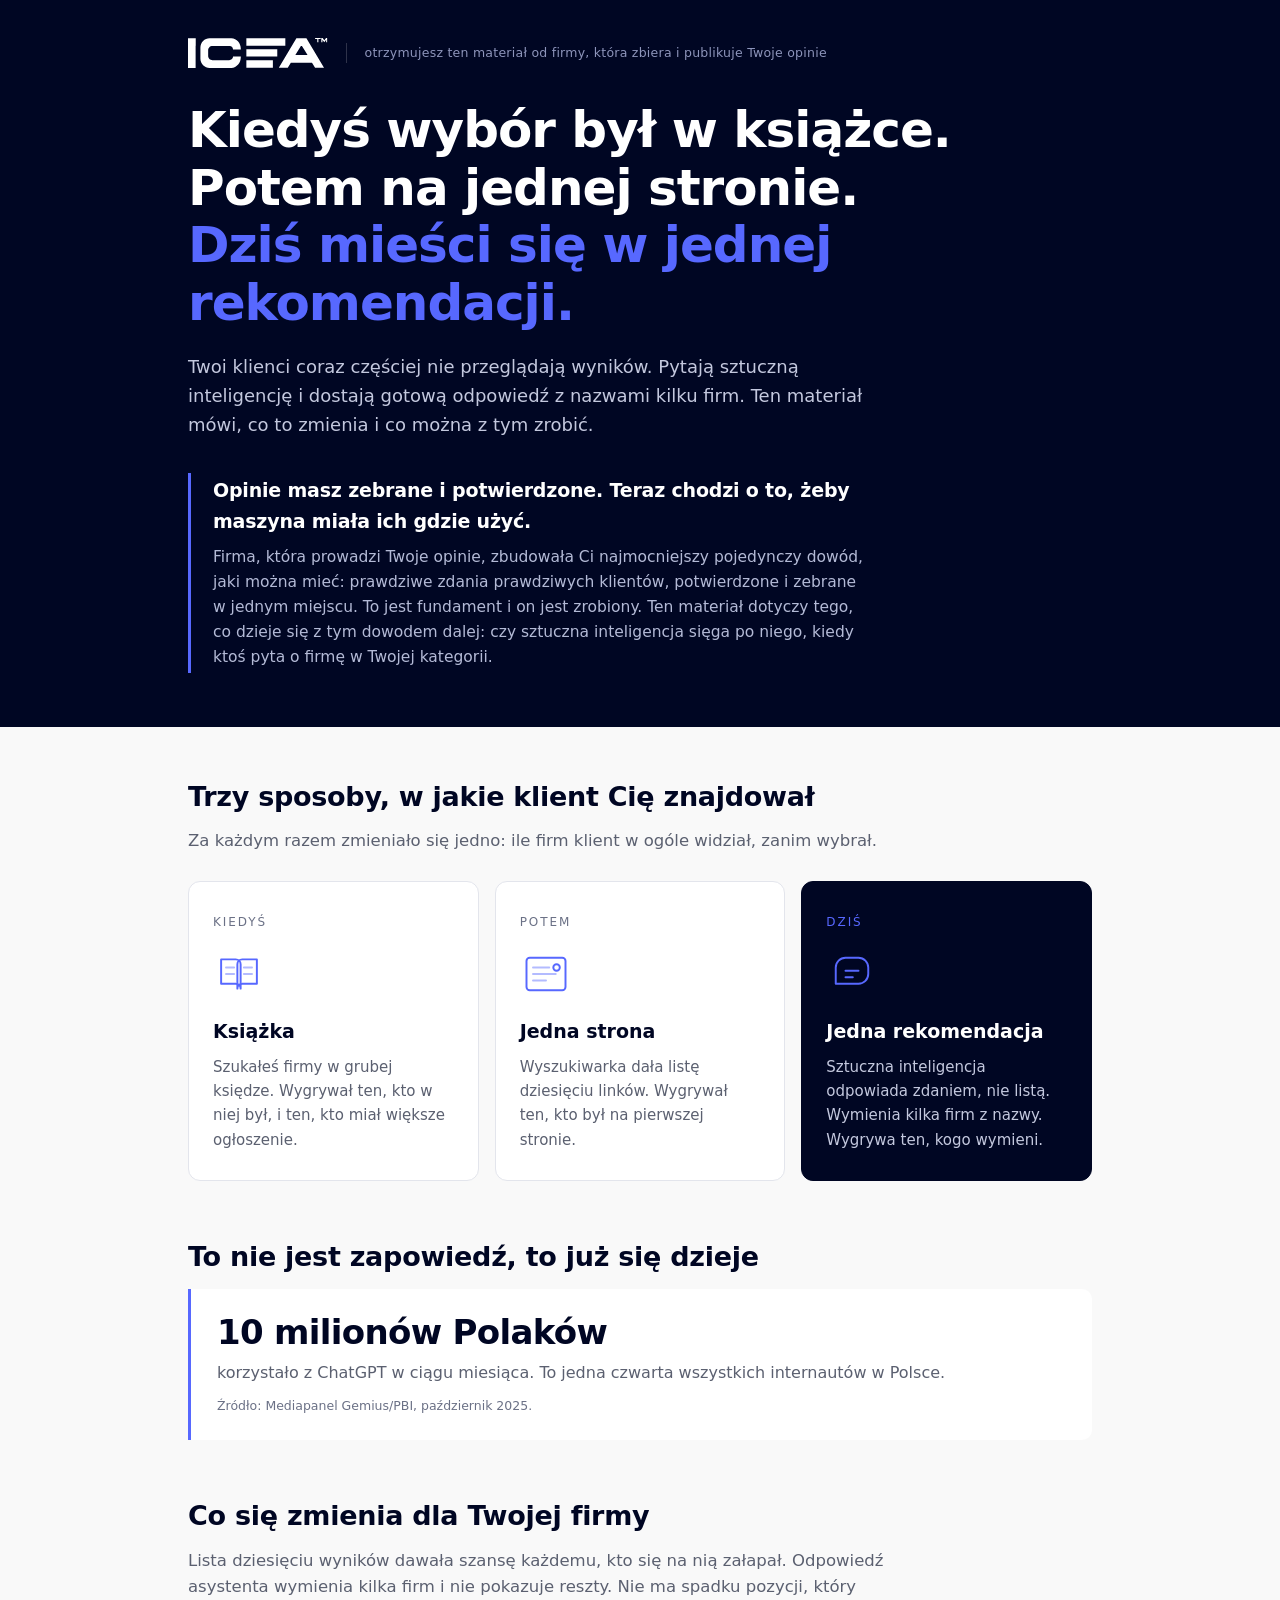
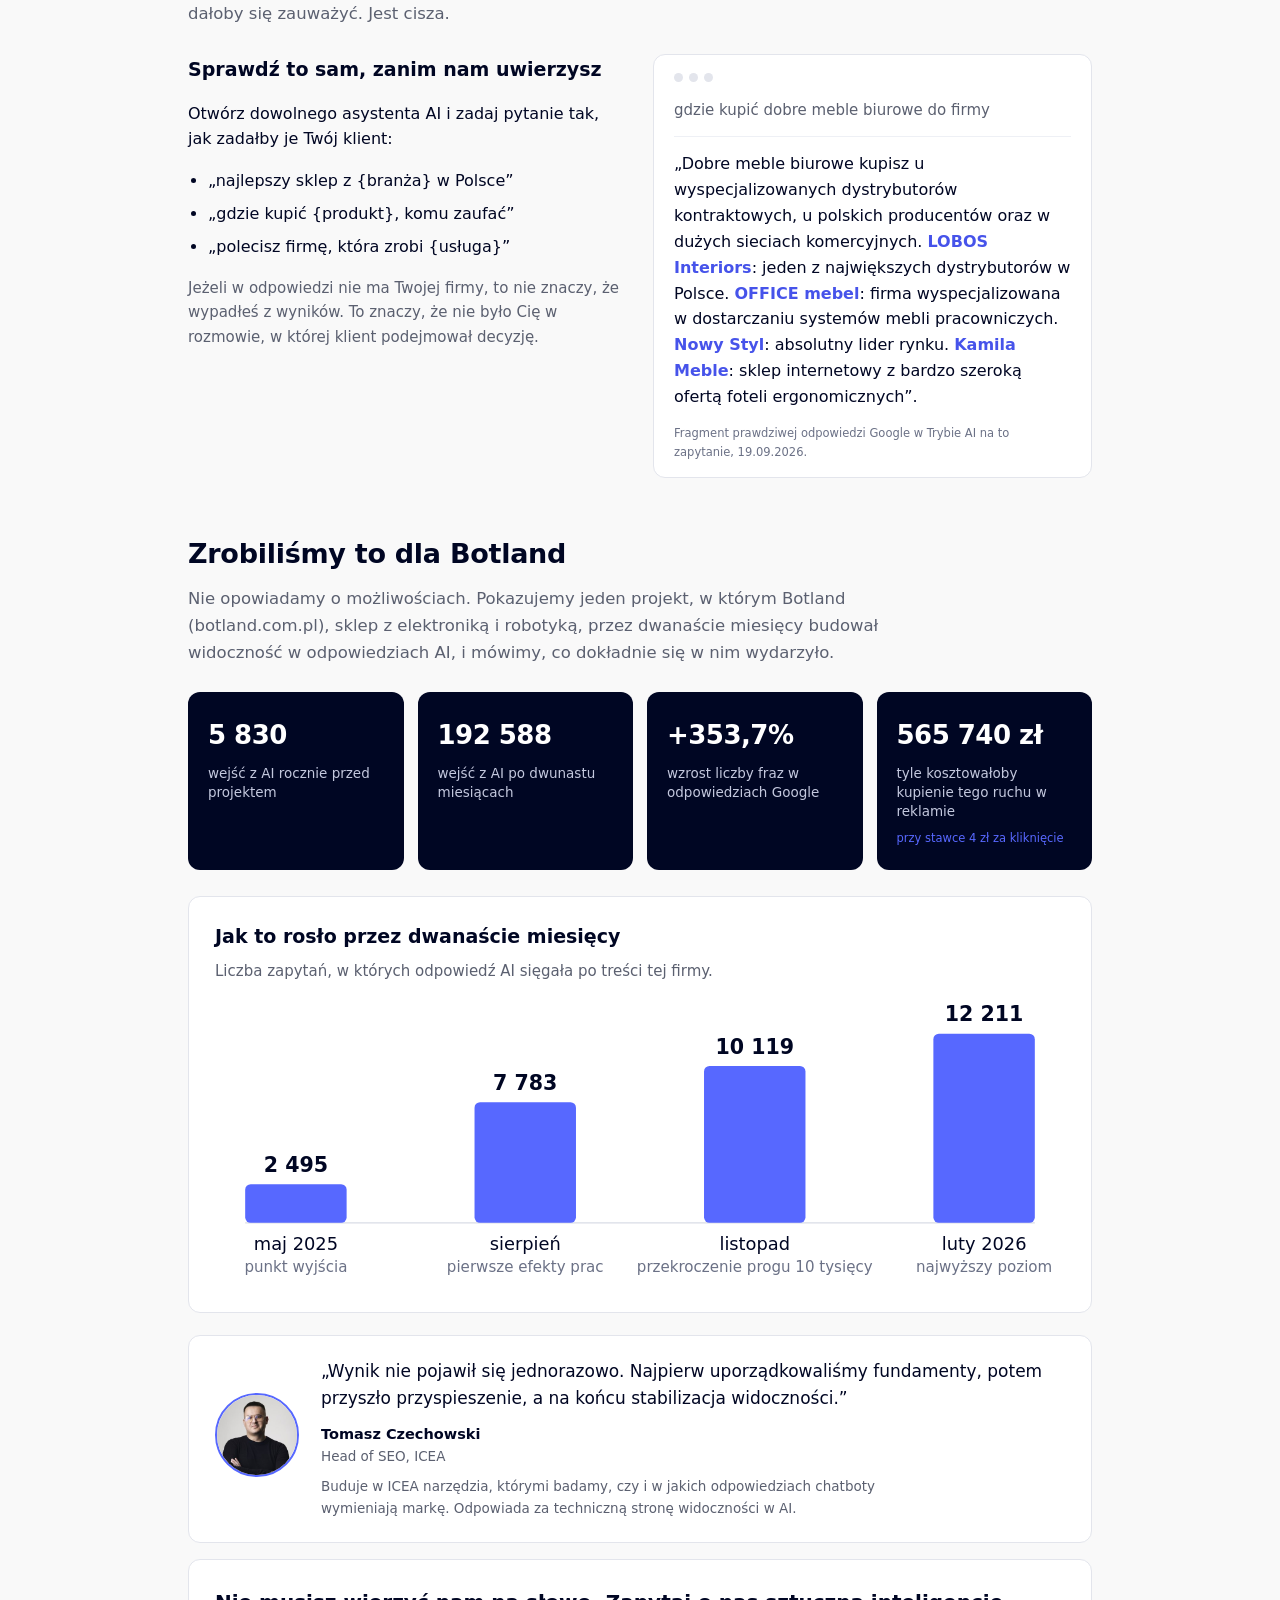
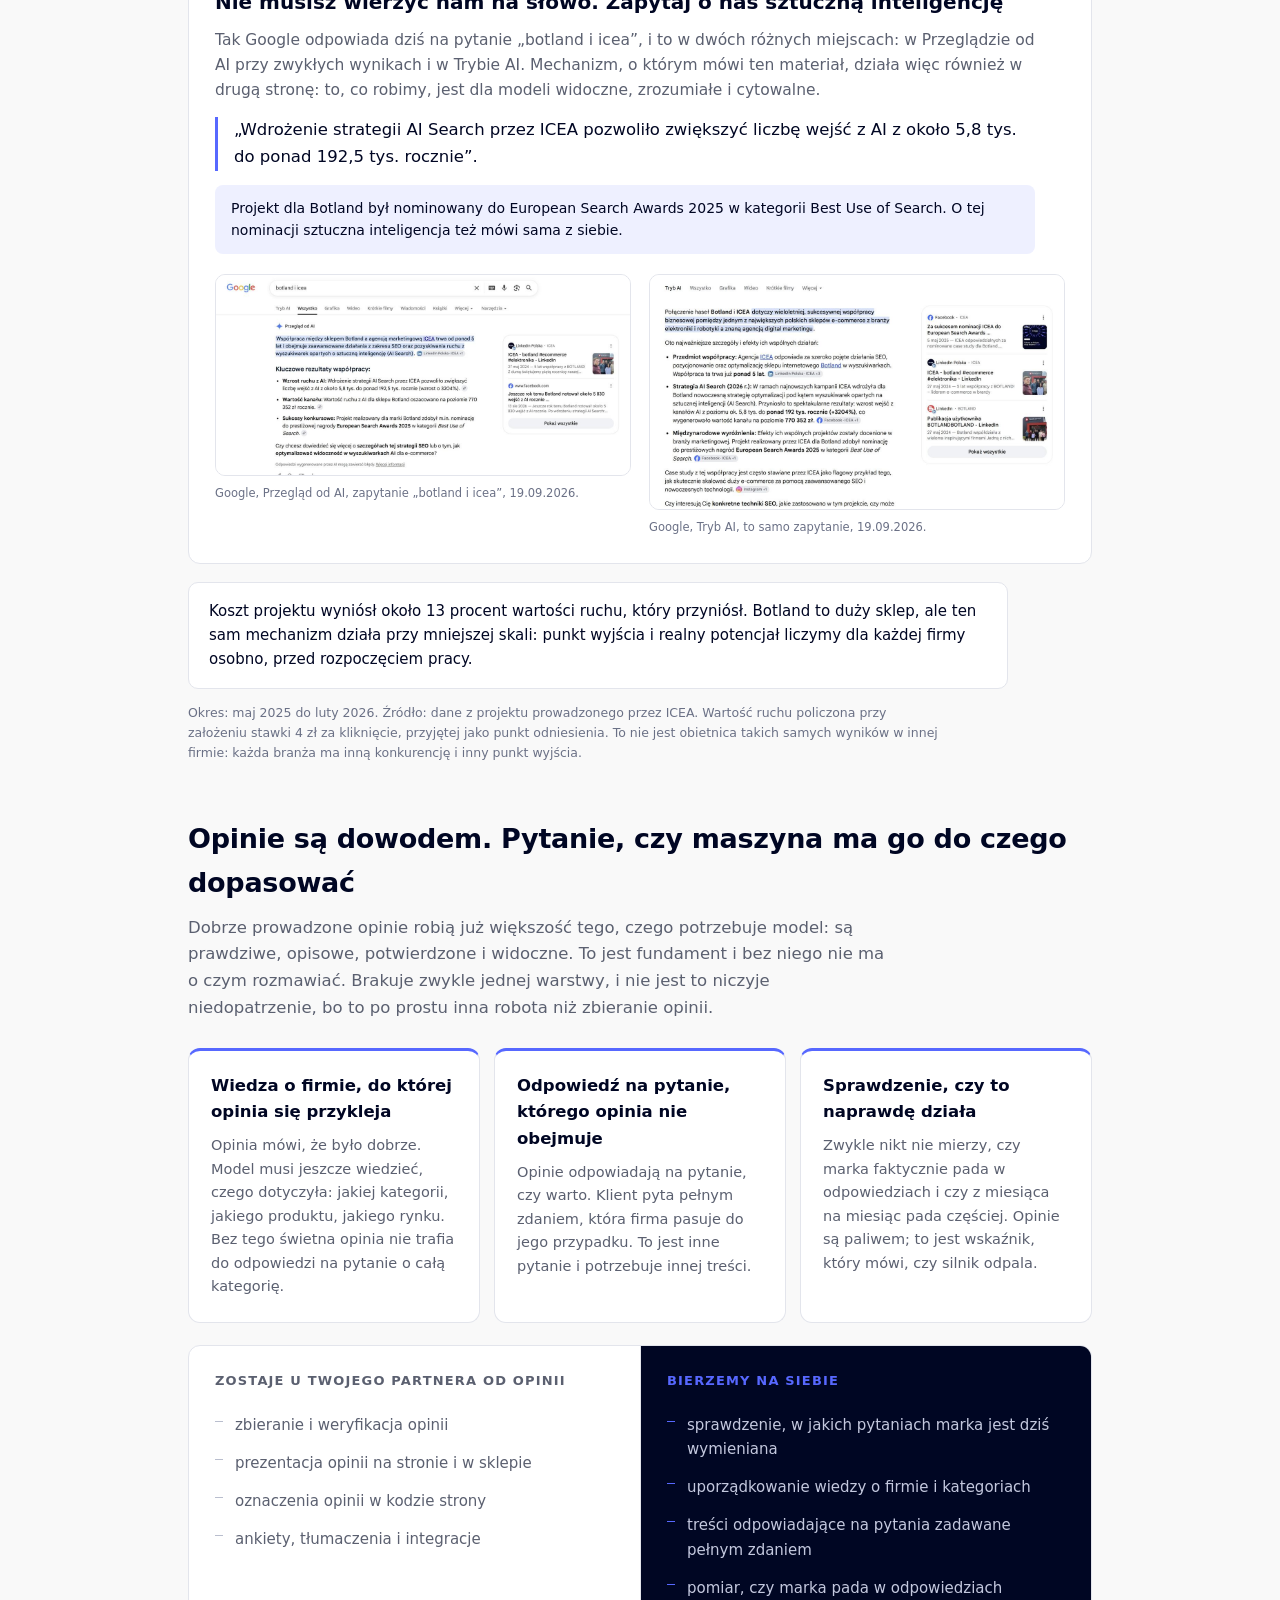
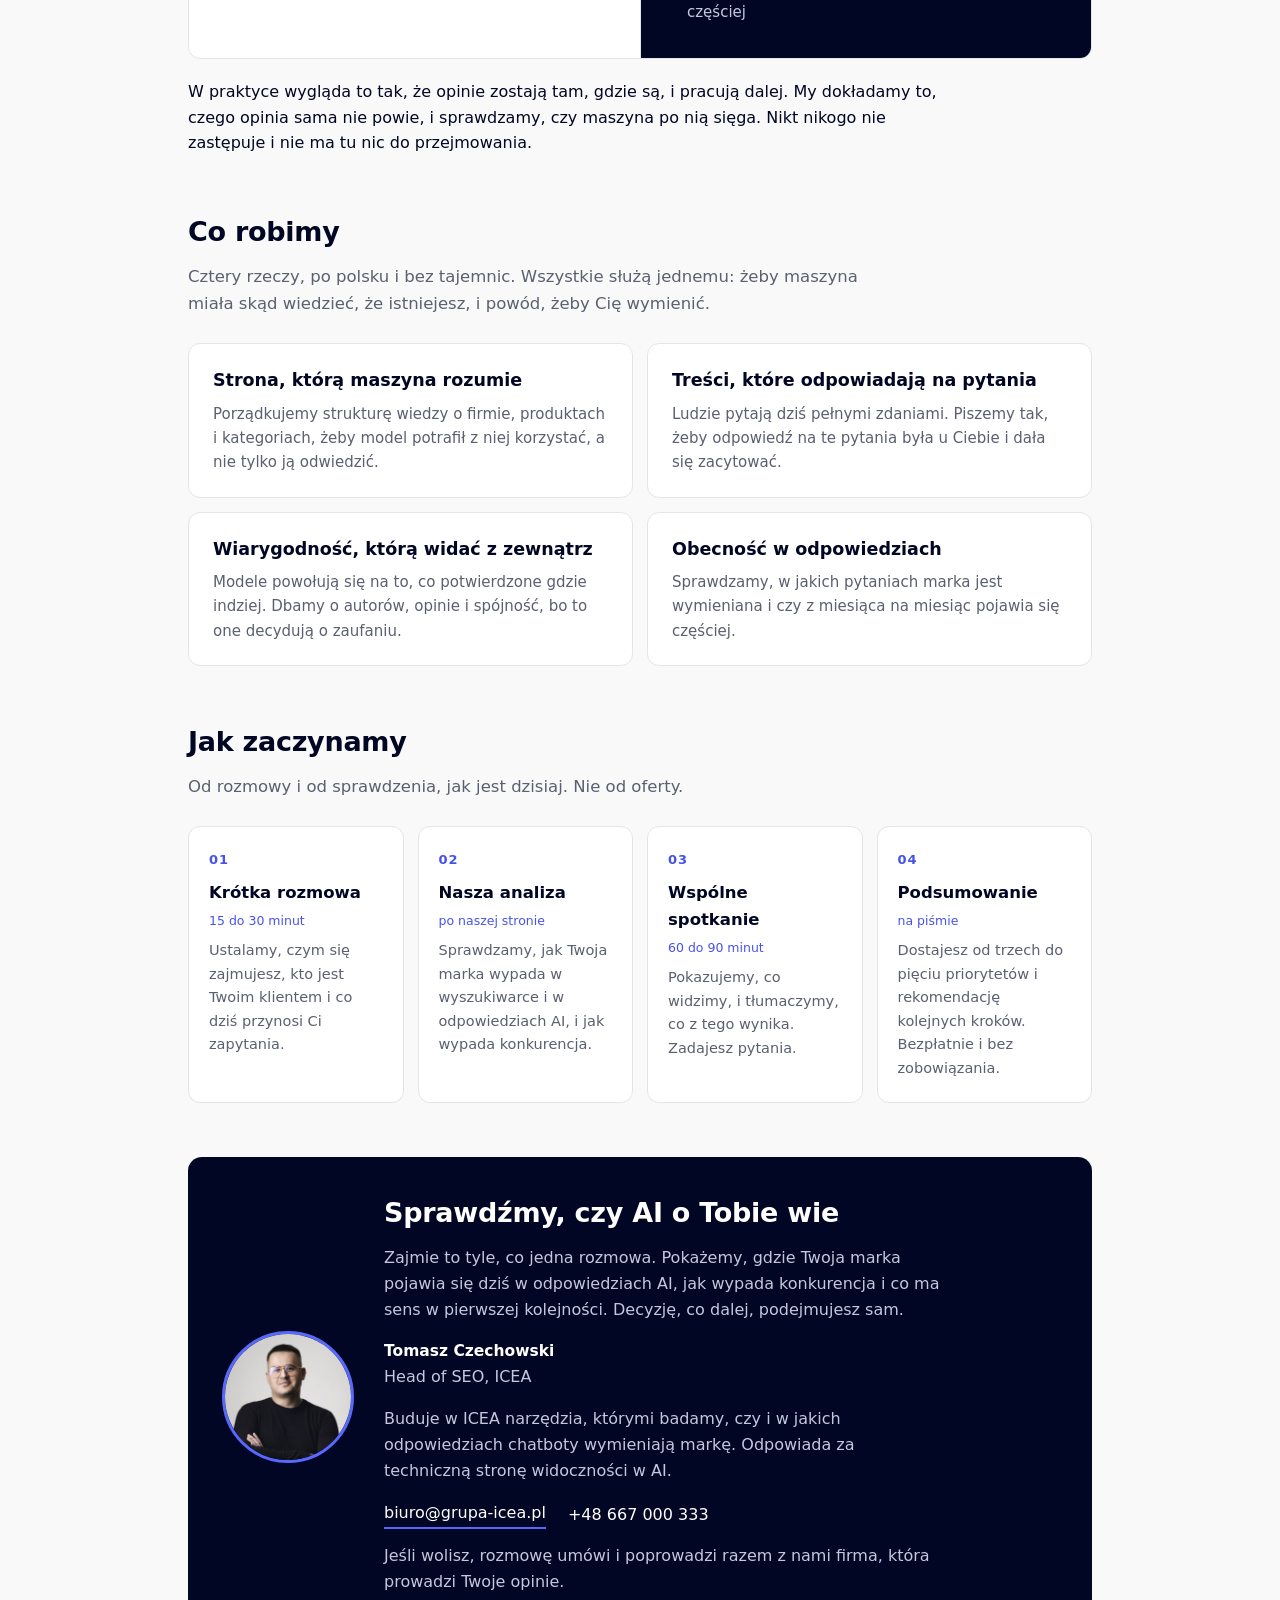
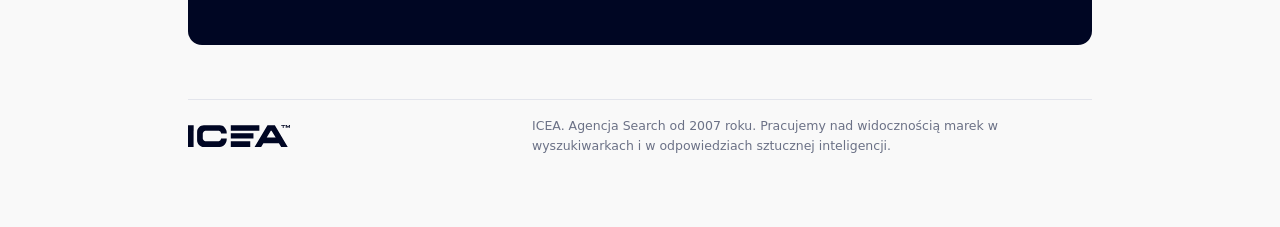
<file: backend/szablon_dokumentu.html>
<!DOCTYPE html>
<html lang="pl"><head><meta charset="utf-8">
<meta name="viewport" content="width=device-width,initial-scale=1">
<title>Nowe miejsce, w którym klienci wybierają firmy</title>
<style>
*{box-sizing:border-box;}
body{margin:0;background:#F9F9F9;color:#000623;
font-family:Inter,'Segoe UI',system-ui,-apple-system,sans-serif;line-height:1.62;-webkit-font-smoothing:antialiased;}
.strona{max-width:960px;margin:0 auto;padding:0 28px 70px;}
.pasek{background:#fff;border-bottom:1px solid #e3e5ec;}
.pasek-tresc{max-width:960px;margin:0 auto;padding:14px 28px;display:flex;align-items:center;
justify-content:space-between;gap:20px;flex-wrap:wrap;font-size:13.5px;color:#5b6070;}
.pasek strong{color:#000623;}
.slot{border:1px dashed #c8ccdb;border-radius:8px;padding:8px 16px;font-size:12.5px;color:#6B7186;}
header{background:#000623;color:#fff;margin-bottom:48px;}
.naglowek{max-width:960px;margin:0 auto;padding:38px 28px 54px;}
.naglowek .logo{margin-bottom:34px;display:flex;align-items:center;gap:18px;flex-wrap:wrap;}
.przez{font-size:12.5px;color:#8d95bb;letter-spacing:.02em;padding-left:18px;
border-left:1px solid rgba(255,255,255,.18);}
h1{font-size:clamp(30px,4.6vw,50px);line-height:1.15;margin:0 0 20px;font-weight:600;letter-spacing:-.02em;}
h1 em{font-style:normal;color:#5768ff;}
.lead{font-size:18px;color:#c3c8de;max-width:680px;margin:0;}
.wstepniak{margin:34px 0 0;max-width:680px;border-left:3px solid #5768ff;
padding:2px 0 2px 22px;}
.wstepniak strong{display:block;font-size:19px;font-weight:600;color:#fff;
letter-spacing:-.01em;margin-bottom:8px;}
.wstepniak p{margin:0;font-size:15.5px;color:#b3bad6;}
h2{font-size:27px;margin:0 0 10px;font-weight:600;letter-spacing:-.01em;}
h3{font-size:19px;margin:0 0 8px;font-weight:600;}
.pod{color:#5b6070;margin:0 0 26px;font-size:16.5px;max-width:700px;}
section{margin-bottom:54px;}
.epoki{display:grid;grid-template-columns:repeat(3,1fr);gap:16px;}
.epoka{background:#fff;border:1px solid #e3e5ec;border-radius:12px;padding:26px 24px 28px;}
.epoka.teraz{background:#000623;border-color:#000623;color:#fff;}
.epoka .kiedy{font-size:12px;letter-spacing:.16em;text-transform:uppercase;color:#6B7186;}
.epoka.teraz .kiedy{color:#5768ff;}
.ikonka{width:52px;height:52px;margin:14px 0 16px;}.ikonka svg{width:100%;height:100%;}
.epoka h3{font-size:19px;margin:0 0 8px;}
.epoka p{margin:0;font-size:15px;color:#5b6070;}.epoka.teraz p{color:#c3c8de;}
.liczba{background:#fff;border-left:3px solid #5768ff;padding:24px 26px;border-radius:0 10px 10px 0;}
.liczba strong{display:block;font-size:34px;line-height:1.15;font-weight:600;letter-spacing:-.02em;}
.liczba p{margin:8px 0 0;color:#5b6070;font-size:16px;}
.liczba .zrodlo{font-size:12.5px;color:#6B7186;margin-top:10px;}
.test{display:grid;grid-template-columns:1fr 1fr;gap:26px;align-items:start;}
.test-tresc ul{margin:0 0 16px;padding-left:20px;}.test-tresc li{margin-bottom:7px;}
.drobne{font-size:15px;color:#5b6070;margin:0;}
.ekran{background:#fff;border:1px solid #e3e5ec;border-radius:12px;padding:18px 20px 16px;}
.belka{display:flex;gap:6px;margin-bottom:16px;}
.belka span{width:9px;height:9px;border-radius:50%;background:#e3e5ec;}
.pyt{font-size:15px;color:#5b6070;margin:0 0 14px;padding-bottom:14px;border-bottom:1px solid #eef0f5;}
.odp{font-size:16px;margin:0 0 14px;}.odp strong{color:#4653EA;font-weight:600;}
.stopa{font-size:11.5px;color:#6B7186;margin:0;}
.wyniki{display:grid;grid-template-columns:repeat(4,1fr);gap:14px;margin-bottom:26px;}
.wynik{background:#000623;color:#fff;border-radius:12px;padding:22px 20px;}
.wynik strong{display:block;font-size:26px;font-weight:600;letter-spacing:-.02em;color:#fff;}
.wynik span{display:block;font-size:13.5px;color:#c3c8de;margin-top:8px;line-height:1.4;}
.wynik em{display:block;font-style:normal;font-size:11.5px;color:#5768ff;margin-top:8px;}
.os{background:#fff;border:1px solid #e3e5ec;border-radius:12px;padding:24px 26px 18px;margin-bottom:22px;}
.os .pod{margin-bottom:14px;font-size:15px;}
.wykres{width:100%;height:auto;}
.w-wart{font-size:15px;font-weight:600;fill:#000623;}
.w-os{font-size:13px;fill:#000623;}
.w-opis{font-size:11px;fill:#6B7186;}
.cytat{display:flex;gap:22px;align-items:center;background:#fff;border:1px solid #e3e5ec;
border-radius:12px;padding:22px 26px;margin-bottom:16px;}
.twarz img,.twarz .brak{width:84px;height:84px;border-radius:50%;object-fit:cover;flex:0 0 84px;
border:2px solid #5768ff;}
.twarz .brak{display:flex;align-items:center;justify-content:center;background:#eef0f5;color:#6B7186;
font-weight:600;}
.mowi{font-size:17px;margin:0 0 10px;}
.kto{margin:0;font-size:13.5px;color:#5b6070;}.kto strong{display:block;color:#000623;font-size:14.5px;}
.rola{font-size:13.5px;color:#5b6070;margin:8px 0 0;max-width:560px;}
.rola-jasna{font-size:13.5px;color:#9aa0b8;margin:0 0 16px;max-width:520px;}
.skala{font-size:15px;color:#000623;background:#fff;border:1px solid #e3e5ec;border-radius:10px;
padding:16px 20px;margin:0 0 14px;max-width:820px;}
.partner-slot{background:rgba(255,255,255,.07);border:1px dashed rgba(255,255,255,.28);border-radius:10px;
padding:18px 20px;font-size:13.5px;color:#9aa0b8;flex:0 0 250px;align-self:stretch;
display:flex;flex-direction:column;justify-content:center;}
.partner-slot strong{display:block;color:#fff;font-size:14.5px;margin-bottom:6px;}
.o-nas{font-size:12.5px;color:#6B7186;max-width:560px;}
.metryczka{font-size:12.5px;color:#6B7186;margin:0;max-width:760px;}
.dowod{background:#fff;border:1px solid #e3e5ec;border-radius:12px;padding:26px;margin-bottom:18px;}
.dowod .cyt-ai,.dowod > p{max-width:820px;}
.dowod-obrazy{display:grid;grid-template-columns:1fr 1fr;gap:18px;margin-top:20px;}
.dowod h3{font-size:20px;margin:0 0 10px;}
.dowod p{font-size:15.5px;color:#5b6070;margin:0 0 14px;}
.cyt-ai{font-size:16.5px !important;color:#000623 !important;border-left:3px solid #5768ff;
padding-left:16px;}
.nagroda{font-size:14px !important;color:#000623 !important;background:#eef0ff;border-radius:8px;
padding:12px 16px;margin:0 !important;}
.dowod-obraz{margin:0;}
.nagroda{display:inline-block;}
.dowod-obraz img{width:100%;height:auto;border:1px solid #e3e5ec;border-radius:10px;display:block;}
.dowod-obraz figcaption{font-size:11.5px;color:#6B7186;margin-top:8px;}
.s-branza .braki{display:grid;grid-template-columns:repeat(3,1fr);gap:14px;margin-bottom:22px;}
.brak-kafel{background:#fff;border:1px solid #e3e5ec;border-radius:12px;padding:22px 22px 24px;
border-top:3px solid #5768ff;}
.brak-kafel h3{font-size:16.5px;margin:0 0 8px;}
.brak-kafel p{margin:0;font-size:14.5px;color:#5b6070;}
.role{display:grid;grid-template-columns:1fr 1fr;gap:0;border:1px solid #e3e5ec;border-radius:12px;
overflow:hidden;background:#fff;}
.rola-kol{padding:24px 26px 26px;}
.rola-kol+.rola-kol{border-left:1px solid #e3e5ec;background:#000623;color:#fff;}
.rola-kol h3{font-size:13px;letter-spacing:.09em;text-transform:uppercase;margin:0 0 14px;
color:#5b6070;font-weight:600;}
.rola-kol+.rola-kol h3{color:#5768ff;}
.rola-kol ul{margin:0;padding:0;list-style:none;}
.rola-kol li{font-size:15px;color:#5b6070;padding:7px 0 7px 20px;position:relative;}
.rola-kol+.rola-kol li{color:#c3c8de;}
.rola-kol li::before{content:"";position:absolute;left:0;top:15px;width:8px;height:1px;
background:#b9bece;}
.rola-kol+.rola-kol li::before{background:#5768ff;}
.rola-puenta{margin:20px 0 0;font-size:16px;color:#000623;max-width:760px;}
/* ── tryb podglądu: zakreślenia i dymki, wyłącznie w wersji roboczej ── */
.podglad-pasek{background:#2A2100;color:#FFE9A8;padding:14px 28px;font-size:13px;
line-height:1.55;position:sticky;top:0;z-index:60;}
.podglad-pasek .srodek-p{max-width:960px;margin:0 auto;display:flex;gap:18px;
align-items:baseline;flex-wrap:wrap;}
.podglad-pasek strong{color:#FFD24D;font-weight:600;}
.podglad-pasek .jak{margin-left:auto;color:#C9B471;}
[data-dymek]{position:relative;outline:none;}
.zm{background:#FFF1C2;box-shadow:0 0 0 2px #FFF1C2;border-radius:2px;cursor:help;}
.zm.blok,[zm-nr]{cursor:help;}
.zm.blok{background:transparent;box-shadow:none;border:2px dashed #B8860B;
border-radius:10px;padding:10px;margin:4px -10px 12px;}
[zm-nr]{box-shadow:inset 0 0 0 2px #B8860B;}
[data-dymek]::before{content:attr(data-nr);position:absolute;top:-9px;left:-9px;z-index:12;
width:20px;height:20px;border-radius:50%;background:#B8860B;color:#fff;
font-size:11px;font-weight:700;display:grid;place-items:center;font-family:inherit;}
[data-dymek]::after{content:attr(data-dymek);position:absolute;left:0;top:calc(100% + 10px);
z-index:40;width:min(420px,78vw);background:#1A1500;color:#FFEFC2;font-size:13px;line-height:1.55;
padding:14px 16px;border-radius:8px;border:1px solid #B8860B;
box-shadow:0 12px 30px rgba(0,0,0,.28);opacity:0;visibility:hidden;
transition:opacity .15s ease;pointer-events:none;font-weight:400;letter-spacing:0;
text-transform:none;white-space:normal;}
[data-dymek]:hover::after,[data-dymek]:focus::after,[data-dymek]:focus-within::after{
opacity:1;visibility:visible;}
[data-dymek]:hover,[data-dymek]:focus{z-index:41;}
.podglad .role{overflow:visible;}
.podglad .rola-kol{border-radius:12px 0 0 12px;}
.podglad .rola-kol+.rola-kol{border-radius:0 12px 12px 0;}
.podglad .zamkniecie,.podglad .ekran,.podglad section{overflow:visible;}
/* dymek przy prawej kolumnie i przy stopce otwiera się w lewo, żeby nie uciekł za ekran */
.podglad .rola-kol+.rola-kol::after,.podglad .drobne-jasne .zm::after{left:auto;right:0;}
.podglad .drobne-jasne .zm::after{top:auto;bottom:calc(100% + 10px);}
.kafle{display:grid;grid-template-columns:repeat(2,1fr);gap:14px;}
.kafel{background:#fff;border:1px solid #e3e5ec;border-radius:12px;padding:22px 24px;}
.kafel h3{font-size:17.5px;margin:0 0 7px;}
.kafel p{margin:0;font-size:15px;color:#5b6070;}
.kroki{display:grid;grid-template-columns:repeat(4,1fr);gap:14px;counter-reset:k;}
.krok{background:#fff;border:1px solid #e3e5ec;border-radius:12px;padding:22px 20px;}
.krok::before{counter-increment:k;content:"0" counter(k);display:block;font-size:13px;font-weight:600;
color:#4653EA;margin-bottom:10px;letter-spacing:.08em;}
.krok h3{font-size:16.5px;margin:0 0 4px;}
.krok .czas{font-size:12.5px;color:#4653EA;display:block;margin-bottom:8px;}
.krok p{margin:0;font-size:14.5px;color:#5b6070;}
.zamkniecie{background:#000623;color:#fff;border-radius:14px;padding:34px;
display:flex;gap:30px;align-items:center;}
.zamkniecie h2{color:#fff;margin-bottom:10px;}
.zamkniecie p{margin:0 0 16px;color:#c3c8de;font-size:16px;max-width:560px;}
.zapr-twarz img,.zapr-twarz .brak{width:132px;height:132px;border-radius:50%;object-fit:cover;
flex:0 0 132px;border:3px solid #5768ff;}
.zapr-twarz .brak{display:flex;align-items:center;justify-content:center;background:#141a37;
color:#7d86ad;font-size:32px;font-weight:600;}
.podpis{margin:0 0 14px;font-size:13.5px;color:#8d95bb;}
.podpis strong{display:block;color:#fff;font-size:15.5px;}
.kontakt{display:flex;gap:22px;flex-wrap:wrap;align-items:center;font-size:16px;margin-bottom:14px;}
.kontakt a{color:#fff;text-decoration:none;border-bottom:2px solid #5768ff;padding-bottom:2px;}
.kontakt span{color:#fff;}
.drobne-jasne{font-size:13px;color:#8d95bb;margin:0;}
footer{border-top:1px solid #e3e5ec;padding-top:16px;font-size:12.5px;color:#6B7186;
display:flex;justify-content:space-between;gap:20px;align-items:center;flex-wrap:wrap;}
@media(max-width:820px){.epoki,.kroki,.test,.kafle,.wyniki,.dowod-obrazy,
.s-branza .braki,.role{grid-template-columns:1fr;}
.rola-kol+.rola-kol{border-left:0;border-top:1px solid #e3e5ec;}
.zamkniecie{flex-direction:column;text-align:left;}
.cytat{flex-direction:column;align-items:flex-start;}}
@media print{
body{background:#fff;}
header,.wynik,.zamkniecie,.epoka.teraz,.nagroda,.cyt-ai,.liczba,.skala{-webkit-print-color-adjust:exact;
print-color-adjust:exact;}
/* układ i stopnie pisma zostają jak na ekranie; do A4 dopasowuje je skala przy eksporcie */
.strona{max-width:none;padding:0 22px 20px;}
.naglowek{max-width:none;}
section{margin-bottom:30px;}
h2,h3{break-after:avoid;}
.epoki,.os,.cytat,.ekran,.zamkniecie,.wyniki,.kroki,.liczba,.kafel,.krok,.epoka,.wynik,
.brak-kafel,.role,.rola-kol,.wstepniak,
.dowod-obraz,.skala,.test-tresc{break-inside:avoid;}
/* bez wymuszonych podziałów: treść płynie, a bloki nie dają się przeciąć w połowie.
   Cytat i metryczka trzymają się tego, co nad nimi, żeby nie zjeżdżały same na kolejną stronę. */
.cytat,.skala,.metryczka,footer,.kroki,.kafle{break-before:avoid;}
.s-cta{margin-bottom:6px;}
footer{margin-top:16px;}
}</style></head>
<body>


<header><div class="naglowek">
<div class="logo"><svg height="30" style="height:30px;width:auto" role="img" aria-label="ICEA" viewBox="0 0 186 40" fill="none" xmlns="http://www.w3.org/2000/svg" xmlns:c2pa="http://c2pa.org/manifest">
<g clip-path="url(#clip0_118_46)">
<path fill-rule="evenodd" clip-rule="evenodd" d="M176.914 0V1.49095H173.859V5.66902H172.369V1.49095H169.444V0H176.914ZM77.8134 0.240967H129.774V10.4008H77.8134V0.240967ZM181.349 39.8295H169.444L165.322 33.0744H137.116L133.049 39.8295H121.071L144.53 0.257812H157.889L181.349 39.8295ZM150.51 10.6383L143.15 22.6755H159.416L151.946 10.6383H150.51ZM0 0.332764H10.3132V10.3133H10.1556V39.9222H0V10.3133V0.350342V0.332764ZM59.6885 13.5089C59.9095 14.046 60.0224 14.7134 60.02 15.2942L70.3977 15.2942V14.1901C70.3894 12.5023 70.0709 10.8301 69.4588 9.25716C68.8626 7.6314 67.9841 6.12374 66.8642 4.80319C65.7379 3.47564 64.3633 2.38143 62.8168 1.58224C61.2029 0.747309 59.4083 0.323872 57.5916 0.349219H28.851C27.2077 0.337631 25.5793 0.663409 24.0669 1.30634C22.6001 1.9273 21.2638 2.82022 20.1291 3.93819C19.0199 5.0662 18.1286 6.38868 17.4985 7.83991C16.8503 9.36404 16.5245 11.0061 16.5417 12.6623V27.6073C16.5301 29.2511 16.8558 30.88 17.4985 32.3929C18.731 35.3674 21.0933 37.7309 24.0669 38.9638C25.5793 39.6067 27.2077 39.9325 28.851 39.9209H57.5916C59.4083 39.9463 61.2029 39.5224 62.8168 38.6874C64.3681 37.8877 65.7437 36.7864 66.8642 35.4481C67.9852 34.0941 68.8633 32.556 69.4588 30.902C70.0748 29.2726 70.3931 27.5456 70.3977 25.8036V24.6996H60.02C60.0161 25.3389 59.8646 25.9687 59.578 26.5401C59.2988 27.1182 58.919 27.6415 58.4558 28.0859C57.9667 28.5214 57.4068 28.8701 56.8 29.1167C56.1859 29.3903 55.5218 29.5344 54.8496 29.54H32.5857C31.8231 29.5454 31.0669 29.4016 30.3594 29.1167C29.6719 28.8542 29.0457 28.4535 28.5194 27.939C27.9862 27.4206 27.5715 26.7927 27.3048 26.0984C27.02 25.3907 26.8762 24.6338 26.8816 23.871V16.3434C26.878 15.5688 27.0215 14.8006 27.3048 14.0796C27.5736 13.3864 27.988 12.7588 28.5194 12.2391C29.0457 11.7245 29.6719 11.3233 30.3594 11.0609C31.0669 10.776 31.8231 10.6322 32.5857 10.6376H54.8496C55.6096 10.6228 56.3653 10.7539 57.0759 11.024C57.6761 11.2531 58.2259 11.597 58.6948 12.0364C59.1277 12.4503 59.4666 12.9525 59.6885 13.5089ZM77.8134 29.6704H113.178V39.8302H77.8134V29.6704ZM119.029 15.092H77.8134V24.7365H119.029V15.092ZM185.69 5.66902V0H184.071L181.771 3.09244L179.471 0H177.741V5.66902H179.231V2.30068L181.716 5.66902L184.218 2.28226V5.66902H185.69Z" fill="white"/>
</g>
<defs>
<clipPath id="clip0_118_46">
<rect width="186" height="40" fill="white"/>
</clipPath>
</defs>
</svg>
<span class="przez">otrzymujesz ten materiał od firmy, która zbiera i publikuje Twoje opinie</span></div>
<h1>Kiedyś wybór był w książce.<br>Potem na jednej stronie.<br><em>Dziś mieści się w jednej rekomendacji.</em></h1>
<p class="lead">Twoi klienci coraz częściej nie przeglądają wyników. Pytają sztuczną inteligencję
i dostają gotową odpowiedź z nazwami kilku firm. Ten materiał mówi, co to zmienia i co można z tym zrobić.</p>
<div class="wstepniak">
<strong>Opinie masz zebrane i potwierdzone. Teraz chodzi o to, żeby maszyna miała ich gdzie użyć.</strong>
<p>Firma, która prowadzi Twoje opinie, zbudowała Ci najmocniejszy pojedynczy dowód, jaki można mieć: prawdziwe zdania prawdziwych klientów, potwierdzone i zebrane w jednym miejscu. To jest fundament i on jest zrobiony. Ten materiał dotyczy tego, co dzieje się z tym dowodem dalej: czy sztuczna inteligencja sięga po niego, kiedy ktoś pyta o firmę w Twojej kategorii.</p>
</div>
</div></header>

<div class="strona">

<section class="s-epoki">
<h2>Trzy sposoby, w jakie klient Cię znajdował</h2>
<p class="pod">Za każdym razem zmieniało się jedno: ile firm klient w ogóle widział, zanim wybrał.</p>
<div class="epoki"><article class="epoka"><span class="kiedy">Kiedyś</span><div class="ikonka"><svg viewBox="0 0 64 64" fill="none" stroke="#5768ff" stroke-width="2.4" stroke-linecap="round" stroke-linejoin="round" aria-hidden="true"><path d="M10 14h18a6 6 0 0 1 6 6v30a6 6 0 0 0-6-6H10z"/><path d="M54 14H36a6 6 0 0 0-6 6v30a6 6 0 0 1 6-6h18z"/><path d="M16 24h10M16 32h10M38 24h10M38 32h10" opacity=".45"/></svg></div><h3>Książka</h3><p>Szukałeś firmy w grubej księdze. Wygrywał ten, kto w niej był, i ten, kto miał większe ogłoszenie.</p></article><article class="epoka"><span class="kiedy">Potem</span><div class="ikonka"><svg viewBox="0 0 64 64" fill="none" stroke="#5768ff" stroke-width="2.4" stroke-linecap="round" stroke-linejoin="round" aria-hidden="true"><rect x="8" y="12" width="48" height="40" rx="4"/><path d="M16 24h20M16 32h28M16 40h16" opacity=".45"/><circle cx="45" cy="24" r="4"/></svg></div><h3>Jedna strona</h3><p>Wyszukiwarka dała listę dziesięciu linków. Wygrywał ten, kto był na pierwszej stronie.</p></article><article class="epoka teraz"><span class="kiedy">Dziś</span><div class="ikonka"><svg viewBox="0 0 64 64" fill="none" stroke="#5768ff" stroke-width="2.4" stroke-linecap="round" stroke-linejoin="round" aria-hidden="true"><path d="M12 44V24a12 12 0 0 1 12-12h16a12 12 0 0 1 12 12v8a12 12 0 0 1-12 12H24z"/><path d="M24 28h16M24 36h9"/></svg></div><h3>Jedna rekomendacja</h3><p>Sztuczna inteligencja odpowiada zdaniem, nie listą. Wymienia kilka firm z nazwy. Wygrywa ten, kogo wymieni.</p></article></div>
</section>

<section class="s-liczba">
<h2>To nie jest zapowiedź, to już się dzieje</h2>
<div class="liczba"><strong>10 milionów Polaków</strong>
<p>korzystało z ChatGPT w ciągu miesiąca. To jedna czwarta wszystkich internautów w Polsce.</p>
<p class="zrodlo">Źródło: Mediapanel Gemius/PBI, październik 2025.</p></div>
</section>

<section class="s-zmiana">
<h2>Co się zmienia dla Twojej firmy</h2>
<p class="pod">Lista dziesięciu wyników dawała szansę każdemu, kto się na nią załapał.
Odpowiedź asystenta wymienia kilka firm i nie pokazuje reszty.
Nie ma spadku pozycji, który dałoby się zauważyć. Jest cisza.</p>
<div class="test">
<div class="test-tresc">
<h3>Sprawdź to sam, zanim nam uwierzysz</h3>
<p>Otwórz dowolnego asystenta AI i zadaj pytanie tak, jak zadałby je Twój klient:</p>
<ul><li>„najlepszy sklep z {branża} w Polsce”</li><li>„gdzie kupić {produkt}, komu zaufać”</li><li>„polecisz firmę, która zrobi {usługa}”</li></ul>
<p class="drobne">Jeżeli w odpowiedzi nie ma Twojej firmy, to nie znaczy, że wypadłeś z wyników.
To znaczy, że nie było Cię w rozmowie, w której klient podejmował decyzję.</p>
</div>
<div class="ekran">
<div class="belka"><span></span><span></span><span></span></div>
<p class="pyt">gdzie kupić dobre meble biurowe do firmy</p>
<p class="odp">„Dobre meble biurowe kupisz u wyspecjalizowanych dystrybutorów kontraktowych,
u polskich producentów oraz w dużych sieciach komercyjnych. <strong>LOBOS Interiors</strong>: jeden
z największych dystrybutorów w Polsce. <strong>OFFICE mebel</strong>: firma wyspecjalizowana
w dostarczaniu systemów mebli pracowniczych. <strong>Nowy Styl</strong>: absolutny lider rynku.
<strong>Kamila Meble</strong>: sklep internetowy z bardzo szeroką ofertą foteli ergonomicznych”.</p>
<p class="stopa">Fragment prawdziwej odpowiedzi Google w Trybie AI na to zapytanie, 19.09.2026.</p>
</div></div>
</section>

<section class="s-case"><h2>Zrobiliśmy to dla Botland</h2>
<p class="pod">Nie opowiadamy o możliwościach. Pokazujemy jeden projekt, w którym Botland (botland.com.pl), sklep z elektroniką i robotyką,
przez dwanaście miesięcy budował widoczność w odpowiedziach AI, i mówimy, co dokładnie się w nim wydarzyło.</p>
<div class="wyniki"><div class="wynik"><strong>5 830</strong><span>wejść z AI rocznie przed projektem</span></div><div class="wynik"><strong>192 588</strong><span>wejść z AI po dwunastu miesiącach</span></div><div class="wynik"><strong>+353,7%</strong><span>wzrost liczby fraz w odpowiedziach Google</span></div><div class="wynik"><strong>565 740 zł</strong><span>tyle kosztowałoby kupienie tego ruchu w reklamie</span><em>przy stawce 4 zł za kliknięcie</em></div></div>
<div class="os">
<h3>Jak to rosło przez dwanaście miesięcy</h3>
<p class="pod">Liczba zapytań, w których odpowiedź AI sięgała po treści tej firmy.</p>
<svg viewBox="0 0 620 210" class="wykres" role="img" aria-label="Wzrost liczby fraz w odpowiedziach AI od maja 2025 do lutego 2026"><line x1="22" y1="164" x2="598" y2="164" stroke="#d9dce6" stroke-width="1"/><rect x="22.0" y="135.8" width="74" height="28.2" rx="4" fill="#5768ff"><title>maj 2025: 2495 fraz, punkt wyjścia</title></rect><text x="59.0" y="126.8" text-anchor="middle" class="w-wart">2 495</text><text x="59.0" y="184.0" text-anchor="middle" class="w-os">maj 2025</text><text x="59.0" y="200.0" text-anchor="middle" class="w-opis">punkt wyjścia</text><rect x="189.3" y="76.0" width="74" height="88.0" rx="4" fill="#5768ff"><title>sierpień: 7783 fraz, pierwsze efekty prac</title></rect><text x="226.3" y="67.0" text-anchor="middle" class="w-wart">7 783</text><text x="226.3" y="184.0" text-anchor="middle" class="w-os">sierpień</text><text x="226.3" y="200.0" text-anchor="middle" class="w-opis">pierwsze efekty prac</text><rect x="356.7" y="49.6" width="74" height="114.4" rx="4" fill="#5768ff"><title>listopad: 10119 fraz, przekroczenie progu 10 tysięcy</title></rect><text x="393.7" y="40.6" text-anchor="middle" class="w-wart">10 119</text><text x="393.7" y="184.0" text-anchor="middle" class="w-os">listopad</text><text x="393.7" y="200.0" text-anchor="middle" class="w-opis">przekroczenie progu 10 tysięcy</text><rect x="524.0" y="26.0" width="74" height="138.0" rx="4" fill="#5768ff"><title>luty 2026: 12211 fraz, najwyższy poziom</title></rect><text x="561.0" y="17.0" text-anchor="middle" class="w-wart">12 211</text><text x="561.0" y="184.0" text-anchor="middle" class="w-os">luty 2026</text><text x="561.0" y="200.0" text-anchor="middle" class="w-opis">najwyższy poziom</text></svg>
</div>
<div class="cytat">
<div class="twarz"><img src="[data-uri]" alt="Tomasz Czechowski"></div>
<div><p class="mowi">„Wynik nie pojawił się jednorazowo. Najpierw uporządkowaliśmy fundamenty, potem przyszło przyspieszenie, a na końcu stabilizacja widoczności.”</p>
<p class="kto"><strong>Tomasz Czechowski</strong><span>Head of SEO, ICEA</span></p>
<p class="rola">Buduje w ICEA narzędzia, którymi badamy, czy i w jakich odpowiedziach chatboty wymieniają markę. Odpowiada za techniczną stronę widoczności w AI.</p></div>
</div>
<div class="dowod">
<h3>Nie musisz wierzyć nam na słowo. Zapytaj o nas sztuczną inteligencję</h3>
<p>Tak Google odpowiada dziś na pytanie „botland i icea”, i to w dwóch różnych miejscach:
w Przeglądzie od AI przy zwykłych wynikach i w Trybie AI. Mechanizm, o którym mówi ten materiał,
działa więc również w drugą stronę: to, co robimy, jest dla modeli widoczne, zrozumiałe i cytowalne.</p>
<p class="cyt-ai">„Wdrożenie strategii AI Search przez ICEA pozwoliło zwiększyć liczbę wejść z AI
z około 5,8 tys. do ponad 192,5 tys. rocznie”.</p>
<p class="nagroda">Projekt dla Botland był nominowany do European Search Awards 2025
w kategorii Best Use of Search. O tej nominacji sztuczna inteligencja też mówi sama z siebie.</p>
<div class="dowod-obrazy"><figure class="dowod-obraz"><img src="[data-uri]" alt="Odpowiedź Google na pytanie botland i icea"><figcaption>Google, Przegląd od AI, zapytanie „botland i icea”, 19.09.2026.</figcaption></figure><figure class="dowod-obraz"><img src="[data-uri]" alt="Odpowiedź Google na pytanie botland i icea"><figcaption>Google, Tryb AI, to samo zapytanie, 19.09.2026.</figcaption></figure></div>
</div>
<p class="skala">Koszt projektu wyniósł około 13 procent wartości ruchu, który przyniósł.
Botland to duży sklep, ale ten sam mechanizm działa przy mniejszej skali: punkt wyjścia
i realny potencjał liczymy dla każdej firmy osobno, przed rozpoczęciem pracy.</p>
<p class="metryczka">Okres: maj 2025 do luty 2026. Źródło: dane z projektu prowadzonego przez ICEA.
Wartość ruchu policzona przy założeniu stawki 4 zł za kliknięcie, przyjętej jako punkt odniesienia.
To nie jest obietnica takich samych wyników w innej firmie: każda branża ma inną konkurencję i inny punkt wyjścia.</p></section>

<section class="s-branza">
<h2>Opinie są dowodem. Pytanie, czy maszyna ma go do czego dopasować</h2>
<p class="pod">Dobrze prowadzone opinie robią już większość tego, czego potrzebuje model: są prawdziwe, opisowe, potwierdzone i widoczne. To jest fundament i bez niego nie ma o czym rozmawiać. Brakuje zwykle jednej warstwy, i nie jest to niczyje niedopatrzenie, bo to po prostu inna robota niż zbieranie opinii.</p>
<div class="braki"><div class="brak-kafel"><h3>Wiedza o firmie, do której opinia się przykleja</h3><p>Opinia mówi, że było dobrze. Model musi jeszcze wiedzieć, czego dotyczyła: jakiej kategorii, jakiego produktu, jakiego rynku. Bez tego świetna opinia nie trafia do odpowiedzi na pytanie o całą kategorię.</p></div><div class="brak-kafel"><h3>Odpowiedź na pytanie, którego opinia nie obejmuje</h3><p>Opinie odpowiadają na pytanie, czy warto. Klient pyta pełnym zdaniem, która firma pasuje do jego przypadku. To jest inne pytanie i potrzebuje innej treści.</p></div><div class="brak-kafel"><h3>Sprawdzenie, czy to naprawdę działa</h3><p>Zwykle nikt nie mierzy, czy marka faktycznie pada w odpowiedziach i czy z miesiąca na miesiąc pada częściej. Opinie są paliwem; to jest wskaźnik, który mówi, czy silnik odpala.</p></div></div>
<div class="role"><div class="rola-kol"><h3>Zostaje u Twojego partnera od opinii</h3><ul><li>zbieranie i weryfikacja opinii</li><li>prezentacja opinii na stronie i w sklepie</li><li>oznaczenia opinii w kodzie strony</li><li>ankiety, tłumaczenia i integracje</li></ul></div><div class="rola-kol"><h3>Bierzemy na siebie</h3><ul><li>sprawdzenie, w jakich pytaniach marka jest dziś wymieniana</li><li>uporządkowanie wiedzy o firmie i kategoriach</li><li>treści odpowiadające na pytania zadawane pełnym zdaniem</li><li>pomiar, czy marka pada w odpowiedziach częściej</li></ul></div></div>
<p class="rola-puenta">W praktyce wygląda to tak, że opinie zostają tam, gdzie są, i pracują dalej. My dokładamy to, czego opinia sama nie powie, i sprawdzamy, czy maszyna po nią sięga. Nikt nikogo nie zastępuje i nie ma tu nic do przejmowania.</p>
</section>

<section class="s-robimy">
<h2>Co robimy</h2>
<p class="pod">Cztery rzeczy, po polsku i bez tajemnic. Wszystkie służą jednemu:
żeby maszyna miała skąd wiedzieć, że istniejesz, i powód, żeby Cię wymienić.</p>
<div class="kafle"><div class="kafel"><h3>Strona, którą maszyna rozumie</h3><p>Porządkujemy strukturę wiedzy o firmie, produktach i kategoriach, żeby model potrafił z niej korzystać, a nie tylko ją odwiedzić.</p></div><div class="kafel"><h3>Treści, które odpowiadają na pytania</h3><p>Ludzie pytają dziś pełnymi zdaniami. Piszemy tak, żeby odpowiedź na te pytania była u Ciebie i dała się zacytować.</p></div><div class="kafel"><h3>Wiarygodność, którą widać z zewnątrz</h3><p>Modele powołują się na to, co potwierdzone gdzie indziej. Dbamy o autorów, opinie i spójność, bo to one decydują o zaufaniu.</p></div><div class="kafel"><h3>Obecność w odpowiedziach</h3><p>Sprawdzamy, w jakich pytaniach marka jest wymieniana i czy z miesiąca na miesiąc pojawia się częściej.</p></div></div>
</section>

<section class="s-kroki">
<h2>Jak zaczynamy</h2>
<p class="pod">Od rozmowy i od sprawdzenia, jak jest dzisiaj. Nie od oferty.</p>
<div class="kroki"><div class="krok"><h3>Krótka rozmowa</h3><span class="czas">15 do 30 minut</span><p>Ustalamy, czym się zajmujesz, kto jest Twoim klientem i co dziś przynosi Ci zapytania.</p></div><div class="krok"><h3>Nasza analiza</h3><span class="czas">po naszej stronie</span><p>Sprawdzamy, jak Twoja marka wypada w wyszukiwarce i w odpowiedziach AI, i jak wypada konkurencja.</p></div><div class="krok"><h3>Wspólne spotkanie</h3><span class="czas">60 do 90 minut</span><p>Pokazujemy, co widzimy, i tłumaczymy, co z tego wynika. Zadajesz pytania.</p></div><div class="krok"><h3>Podsumowanie</h3><span class="czas">na piśmie</span><p>Dostajesz od trzech do pięciu priorytetów i rekomendację kolejnych kroków. Bezpłatnie i bez zobowiązania.</p></div></div>
</section>

<section class="s-cta"><div class="zamkniecie">
<div class="zapr-twarz"><img src="[data-uri]" alt="Tomasz Czechowski"></div>
<div class="zapr-tresc">
<h2>Sprawdźmy, czy AI o Tobie wie</h2>
<p>Zajmie to tyle, co jedna rozmowa. Pokażemy, gdzie Twoja marka pojawia się dziś w odpowiedziach AI,
jak wypada konkurencja i co ma sens w pierwszej kolejności. Decyzję, co dalej, podejmujesz sam.</p>
<p class="podpis"><strong>Tomasz Czechowski</strong><span>Head of SEO, ICEA</span></p>
<p class="rola-jasna">Buduje w ICEA narzędzia, którymi badamy, czy i w jakich odpowiedziach chatboty wymieniają markę. Odpowiada za techniczną stronę widoczności w AI.</p>
<div class="kontakt">
<a href="mailto:biuro@grupa-icea.pl">biuro@grupa-icea.pl</a><span>+48 667 000 333</span>
</div>
<p class="drobne-jasne">Jeśli wolisz, rozmowę umówi i poprowadzi razem z nami firma, która prowadzi Twoje opinie.</p>
</div></div></section>

<footer><svg height="22" style="height:22px;width:auto" role="img" aria-label="ICEA" viewBox="0 0 186 40" fill="none" xmlns="http://www.w3.org/2000/svg" xmlns:c2pa="http://c2pa.org/manifest">
<g clip-path="url(#clip0_1125_4230)">
<path fill-rule="evenodd" clip-rule="evenodd" d="M176.914 0V1.49095H173.859V5.66902H172.369V1.49095H169.444V0H176.914ZM77.8134 0.240967H129.774V10.4008H77.8134V0.240967ZM181.349 39.8295H169.444L165.322 33.0744H137.116L133.049 39.8295H121.071L144.53 0.257812H157.889L181.349 39.8295ZM150.51 10.6383L143.15 22.6755H159.416L151.946 10.6383H150.51ZM0 0.332764H10.3132V10.3133H10.1556V39.9222H0V10.3133V0.350342V0.332764ZM59.6885 13.5089C59.9095 14.046 60.0224 14.7134 60.02 15.2942L70.3977 15.2942V14.1901C70.3894 12.5023 70.0709 10.8301 69.4588 9.25716C68.8626 7.6314 67.9841 6.12374 66.8642 4.80319C65.7379 3.47564 64.3633 2.38143 62.8168 1.58224C61.2029 0.747309 59.4083 0.323872 57.5916 0.349219H28.851C27.2077 0.337631 25.5793 0.663409 24.0669 1.30634C22.6001 1.9273 21.2638 2.82022 20.1291 3.93819C19.0199 5.0662 18.1286 6.38868 17.4985 7.83991C16.8503 9.36404 16.5245 11.0061 16.5417 12.6623V27.6073C16.5301 29.2511 16.8558 30.88 17.4985 32.3929C18.731 35.3674 21.0933 37.7309 24.0669 38.9638C25.5793 39.6067 27.2077 39.9325 28.851 39.9209H57.5916C59.4083 39.9463 61.2029 39.5224 62.8168 38.6874C64.3681 37.8877 65.7437 36.7864 66.8642 35.4481C67.9852 34.0941 68.8633 32.556 69.4588 30.902C70.0748 29.2726 70.3931 27.5456 70.3977 25.8036V24.6996H60.02C60.0161 25.3389 59.8646 25.9687 59.578 26.5401C59.2988 27.1182 58.919 27.6415 58.4558 28.0859C57.9667 28.5214 57.4068 28.8701 56.8 29.1167C56.1859 29.3903 55.5218 29.5344 54.8496 29.54H32.5857C31.8231 29.5454 31.0669 29.4016 30.3594 29.1167C29.6719 28.8542 29.0457 28.4535 28.5194 27.939C27.9862 27.4206 27.5715 26.7927 27.3048 26.0984C27.02 25.3907 26.8762 24.6338 26.8816 23.871V16.3434C26.878 15.5688 27.0215 14.8006 27.3048 14.0796C27.5736 13.3864 27.988 12.7588 28.5194 12.2391C29.0457 11.7245 29.6719 11.3233 30.3594 11.0609C31.0669 10.776 31.8231 10.6322 32.5857 10.6376H54.8496C55.6096 10.6228 56.3653 10.7539 57.0759 11.024C57.6761 11.2531 58.2259 11.597 58.6948 12.0364C59.1277 12.4503 59.4666 12.9525 59.6885 13.5089ZM77.8134 29.6704H113.178V39.8302H77.8134V29.6704ZM119.029 15.092H77.8134V24.7365H119.029V15.092ZM185.69 5.66902V0H184.071L181.771 3.09244L179.471 0H177.741V5.66902H179.231V2.30068L181.716 5.66902L184.218 2.28226V5.66902H185.69Z" fill="#000623"/>
</g>
<defs>
<clipPath id="clip0_1125_4230">
<rect width="186" height="40" fill="white"/>
</clipPath>
</defs>
</svg>
<span class="o-nas">ICEA. Agencja Search od 2007 roku. Pracujemy nad widocznością marek w wyszukiwarkach i w odpowiedziach sztucznej inteligencji.</span></footer>
</div></body></html>
</file>
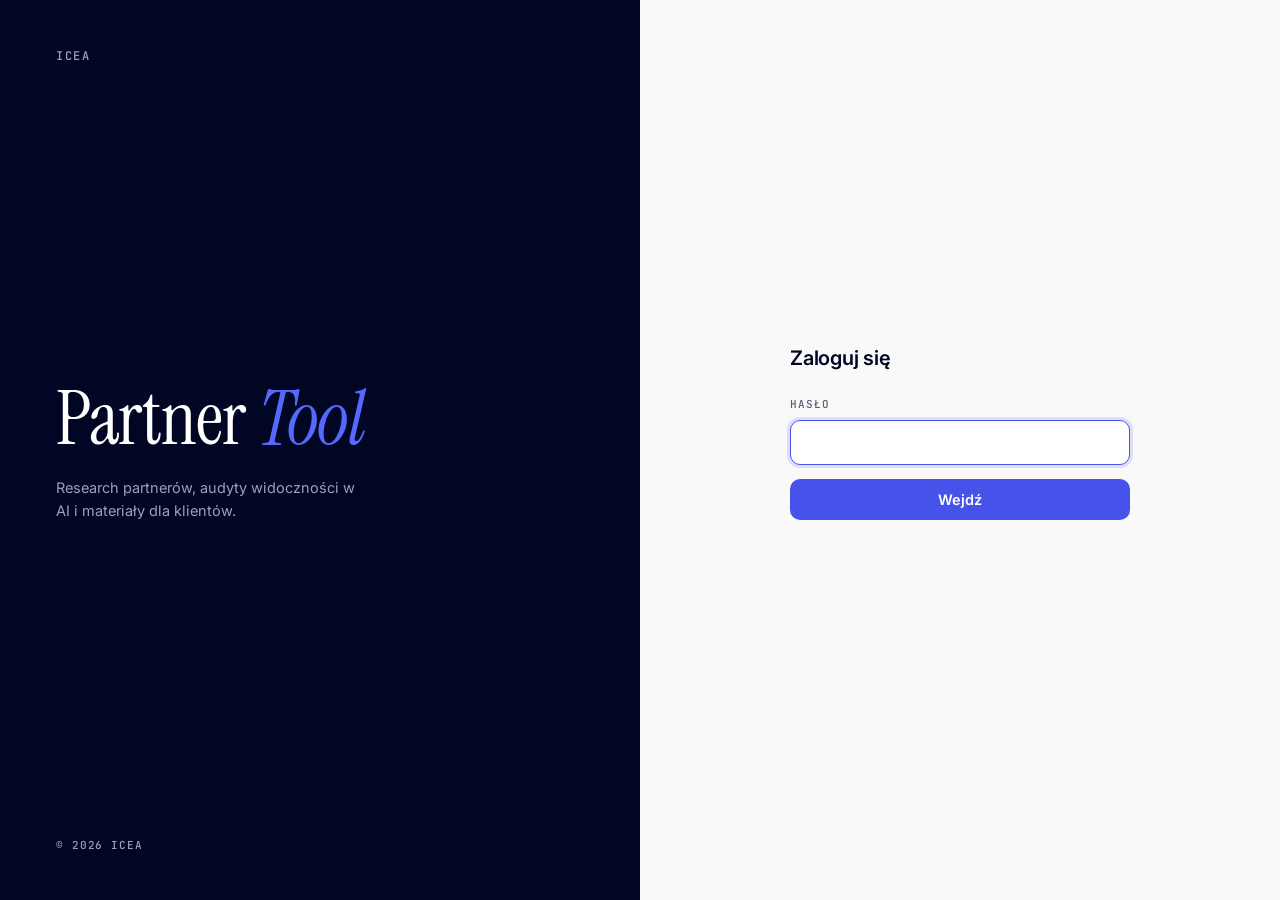
<file: frontend/login.html>
<!doctype html>
<html lang="pl">
<head>
  <meta charset="utf-8">
  <meta name="viewport" content="width=device-width, initial-scale=1">
  <title>Partner Tool — ICEA</title>
  <link rel="preconnect" href="https://fonts.googleapis.com">
  <link rel="preconnect" href="https://fonts.gstatic.com" crossorigin>
  <link href="https://fonts.googleapis.com/css2?family=Inter:wght@400;500;600&family=Instrument+Serif:ital@0;1&family=JetBrains+Mono:wght@500&display=swap" rel="stylesheet">
  <!-- Style w pliku, nie w style.css: przed zalogowaniem serwer nie wydaje
       niczego poza tą stroną, więc arkusz aplikacji by się nie wczytał. -->
  <style>
    :root {
      --akcent: #4653EA;
      --akcent-jasny: #5768ff;
      --bg: #F9F9F9;
      --surface: #ffffff;
      --border: #e3e5ec;
      --text: #000623;
      --muted: #5b6070;
      --faint: #8a90a0;
      --blad: #b3261e;
      --nav-bg: #000623;
      --nav-muted: #9aa0c0;
      --sans: "Inter", system-ui, -apple-system, "Segoe UI", Helvetica, Arial, sans-serif;
      --serif: "Instrument Serif", Georgia, "Times New Roman", serif;
      --mono: "JetBrains Mono", ui-monospace, SFMono-Regular, Menlo, monospace;
    }
    * { box-sizing: border-box; }
    body {
      margin: 0; min-height: 100vh;
      display: grid; grid-template-columns: minmax(0, 1fr) minmax(0, 1fr);
      background: var(--bg); color: var(--text);
      font: 14.5px/1.6 var(--sans); -webkit-font-smoothing: antialiased;
    }
    .marka {
      background: var(--nav-bg); color: #fff;
      display: flex; flex-direction: column; justify-content: space-between;
      padding: 48px 56px;
    }
    .marka .znak { font: 500 12px var(--mono); letter-spacing: .14em; color: var(--nav-muted); }
    .marka h1 {
      font: 400 clamp(44px, 6vw, 76px)/1.02 var(--serif); margin: 0;
      letter-spacing: -0.01em; text-wrap: balance;
    }
    .marka h1 em { color: var(--akcent-jasny); }
    .marka p { margin: 18px 0 0; color: var(--nav-muted); max-width: 34ch; }
    .marka .stopka { font: 500 11px var(--mono); color: var(--nav-muted); letter-spacing: .08em; }

    main { display: flex; align-items: center; justify-content: center; padding: 48px 24px; }
    form { width: 100%; max-width: 340px; display: grid; gap: 14px; }
    form h2 { font: 600 20px/1.3 var(--sans); margin: 0 0 6px; letter-spacing: -0.01em; }
    label { font: 500 11px var(--mono); letter-spacing: .1em; text-transform: uppercase; color: var(--muted); }
    input {
      width: 100%; margin-top: 6px; padding: 12px 14px;
      font: 15px var(--sans); color: var(--text);
      background: var(--surface); border: 1px solid var(--border); border-radius: 10px;
    }
    input:focus { outline: none; border-color: var(--akcent); box-shadow: 0 0 0 3px rgba(87, 104, 255, .18); }
    button {
      padding: 12px 16px; border: 0; border-radius: 10px; cursor: pointer;
      background: var(--akcent); color: #fff; font: 600 14.5px var(--sans);
    }
    button:hover { background: var(--akcent-jasny); }
    button:focus-visible { outline: 3px solid rgba(87, 104, 255, .4); outline-offset: 2px; }
    button:disabled { opacity: .6; cursor: progress; }
    .blad { color: var(--blad); font-size: 13.5px; min-height: 1.6em; margin: 0; }

    @media (max-width: 760px) {
      body { grid-template-columns: 1fr; grid-template-rows: auto 1fr; }
      .marka { padding: 28px 16px; gap: 28px; }
      .marka .stopka { display: none; }
      main { align-items: flex-start; padding: 32px 16px; }
    }
  </style>
</head>
<body>
  <section class="marka">
    <div class="znak">ICEA</div>
    <div>
      <h1>Partner <em>Tool</em></h1>
      <p>Research partnerów, audyty widoczności w AI i materiały dla klientów.</p>
    </div>
    <div class="stopka">© 2026 ICEA</div>
  </section>

  <main>
    <form id="logowanie">
      <h2>Zaloguj się</h2>
      <div>
        <label for="haslo">Hasło</label>
        <input id="haslo" name="haslo" type="password" autocomplete="current-password" required autofocus>
      </div>
      <button type="submit">Wejdź</button>
      <p class="blad" id="blad" role="alert"></p>
    </form>
  </main>

  <script>
    const form = document.getElementById("logowanie");
    const blad = document.getElementById("blad");
    form.addEventListener("submit", async (e) => {
      e.preventDefault();
      const przycisk = form.querySelector("button");
      przycisk.disabled = true;
      blad.textContent = "";
      try {
        const res = await fetch("/api/login", {
          method: "POST",
          headers: { "Content-Type": "application/json" },
          body: JSON.stringify({ haslo: form.haslo.value }),
        });
        const d = await res.json();
        if (d.ok) { location.href = "/"; return; }
        blad.textContent = d.error || "Nie udało się zalogować.";
        form.haslo.select();
      } catch {
        blad.textContent = "Brak połączenia z serwerem. Spróbuj ponownie.";
      }
      przycisk.disabled = false;
    });
  </script>
</body>
</html>
</file>
